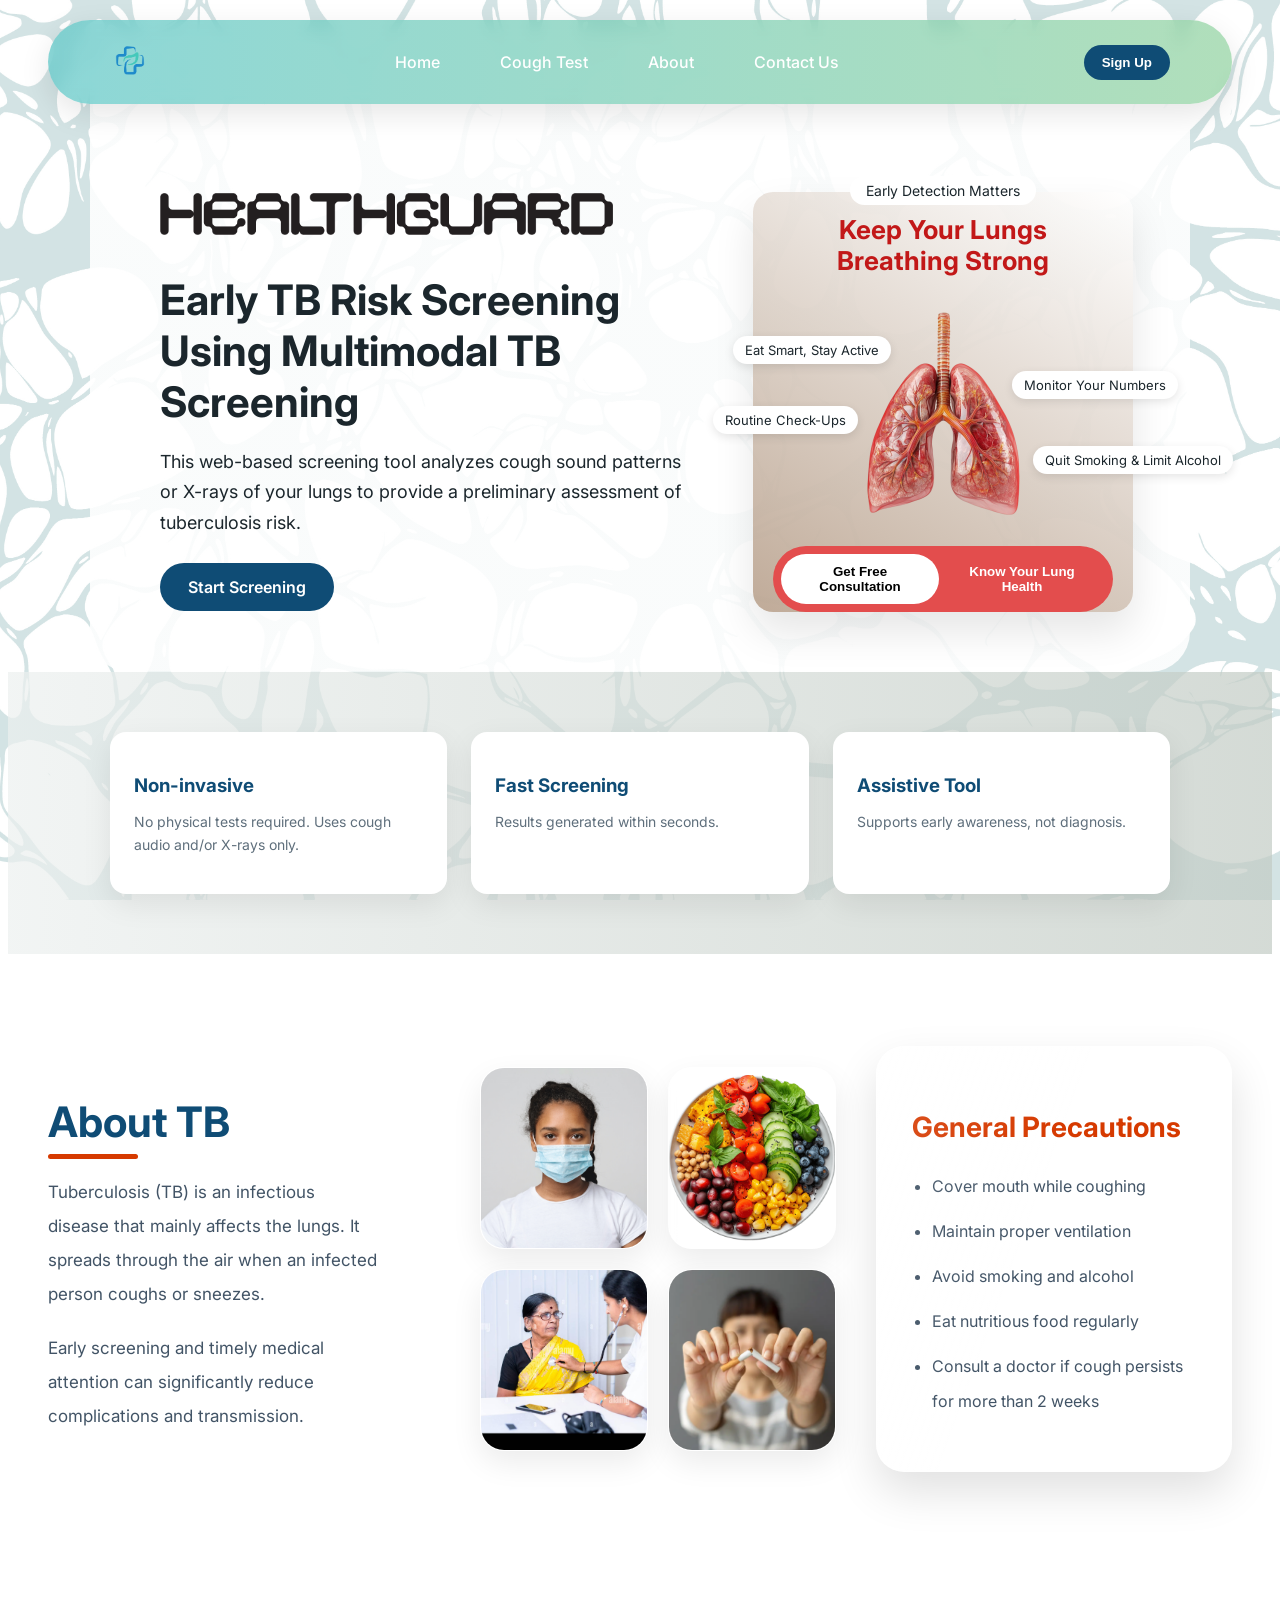
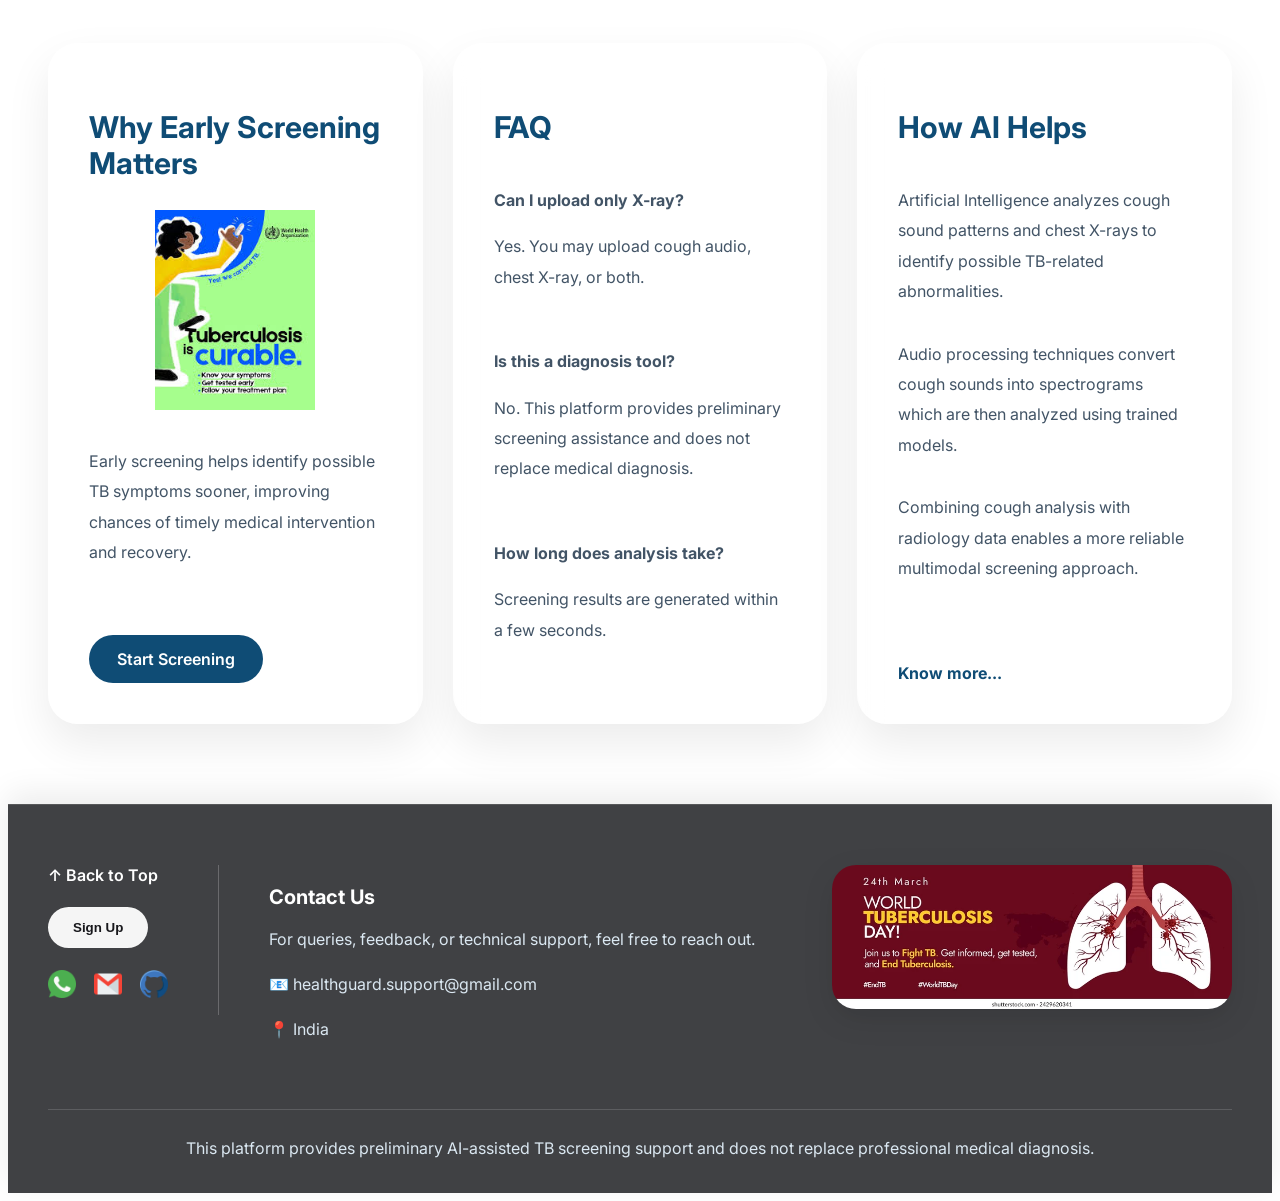
<file: index.html>
<!DOCTYPE html>
<html lang="en">

<head>
    <meta charset="UTF-8">
<meta name="viewport"
    content="width=device-width, initial-scale=1.0">
    
    <title>TB Cough Screening</title>

    <link rel="stylesheet" href="style.css">
</head>

<body>

    <!-- =========================
         HEADER
    ========================= -->

    <div class="header">

        <div class="header-inner">

            <div class="logo">
                <img src="logo.png" alt="LOGO">
            </div>

            <div class="nav">
                <a href="#home">Home</a>
                <a href="test.html">Cough Test</a>
                <a href="#about">About</a>
                <a href="#contact">Contact Us</a>
            </div>

            <button class="sign-up" id="openSignup">
                Sign Up
            </button>

        </div>

    </div>



    <!-- =========================
         HERO SECTION
    ========================= -->

    <div class="page" id="home">

        <section class="hero">

            <!-- LEFT SIDE -->

            <div class="hero-left">

                <div class="typography">
                    <img src="typography.png"
                        alt="TB screening typography">
                </div>

                <h1>
                    Early TB Risk Screening
                    Using Multimodal TB Screening
                </h1>

                <p>
                    This web-based screening tool analyzes
                    cough sound patterns or X-rays of your lungs to provide a
                    preliminary assessment of
                    tuberculosis risk.
                </p>

                <div class="primary-btn-container">

                    <a href="test.html"
                        class="primary-btn">

                        Start Screening

                    </a>

                </div>

            </div>



            <!-- RIGHT SIDE -->

            <div class="lung-card">

                <div class="badge">
                    Early Detection Matters
                </div>

                <h2 class="lung-title">

                    Keep Your Lungs
                    <br>
                    Breathing Strong

                </h2>

                <div class="lung-container">

                    <img src="lungs_png.png"
                        class="lung">

                    <span class="tip left1">
                        Eat Smart, Stay Active
                    </span>

                    <span class="tip left2">
                        Routine Check-Ups
                    </span>

                    <span class="tip right1">
                        Monitor Your Numbers
                    </span>

                    <span class="tip right2">
                        Quit Smoking & Limit Alcohol
                    </span>

                </div>


                <div class="lung-cta">

                    <button class="btn-light">
                        Get Free Consultation
                    </button>

                    <button class="btn-main">
                        Know Your Lung Health
                    </button>

                </div>

            </div>

        </section>

    </div>



    <!-- =========================
         FEATURES SECTION
    ========================= -->

    <section class="features-section" id="about">

        <div class="card-grid">

            <div class="card">

                <h3>Non-invasive</h3>

                <p>
                    No physical tests required.
                    Uses cough audio and/or X-rays only.
                </p>

            </div>


            <div class="card">

                <h3>Fast Screening</h3>

                <p>
                    Results generated within seconds.
                </p>

            </div>


            <div class="card">

                <h3>Assistive Tool</h3>

                <p>
                    Supports early awareness,
                    not diagnosis.
                </p>

            </div>

        </div>

    </section>



    <!-- =========================
         HOW IT WORKS
    ========================= -->


<!-- =========================
     ABOUT TB SECTION
========================= -->

<section class="about-tb-section">

    <div class="about-tb-container">


        <!-- LEFT -->

        <div class="about-tb-left">

            <h2>About TB</h2>

            <p>

                Tuberculosis (TB) is an infectious
                disease that mainly affects the lungs.
                It spreads through the air when an
                infected person coughs or sneezes.

            </p>

            <p>

                Early screening and timely medical
                attention can significantly reduce
                complications and transmission.

            </p>

        </div>



        <!-- CENTER -->

<!-- CENTER IMAGE GRID -->

<div class="about-tb-image-grid">

    <div class="tb-image-card">
        <img src="mask.jpg" alt="Wear Mask">
    </div>

    <div class="tb-image-card">
        <img src="healthy-food.jpg" alt="Healthy Food">
    </div>

    <div class="tb-image-card">
        <img src="doctor.jpg" alt="Doctor Checkup">
    </div>

    <div class="tb-image-card">
        <img src="ventilation.jpg" alt="Ventilation">
    </div>

</div>


        <!-- RIGHT -->

        <div class="about-tb-right">

            <h3>General Precautions</h3>

            <ul>

                <li>
                    Cover mouth while coughing
                </li>

                <li>
                    Maintain proper ventilation
                </li>

                <li>
                    Avoid smoking and alcohol
                </li>

                <li>
                    Eat nutritious food regularly
                </li>

                <li>
                    Consult a doctor if cough
                    persists for more than 2 weeks
                </li>

            </ul>

        </div>

    </div>

</section>

<!-- =========================
     INFO SECTION
========================= -->

<section class="info-section">

    <div class="info-container">


        <!-- CARD 1 -->

        <div class="info-card">

            <h2>
                Why Early Screening Matters
            </h2>


            <img
                src="early-screening.png"
                alt="Early Screening"
                class="screening-illustration">


            <p>

                Early screening helps identify
                possible TB symptoms sooner,
                improving chances of timely
                medical intervention
                and recovery.

            </p>


            <a href="test.html"
                class="primary-btn">

                Start Screening

            </a>

        </div>



        <!-- CARD 2 -->

        <div class="info-card">

            <h2>FAQ</h2>


            <div class="faq-item">

                <p class="faq-question">

                    Can I upload only X-ray?

                </p>

                <p class="faq-answer">

                    Yes. You may upload
                    cough audio,
                    chest X-ray,
                    or both.

                </p>

            </div>



            <div class="faq-item">

                <p class="faq-question">

                    Is this a diagnosis tool?

                </p>

                <p class="faq-answer">

                    No. This platform provides
                    preliminary screening assistance
                    and does not replace
                    medical diagnosis.

                </p>

            </div>



            <div class="faq-item">

                <p class="faq-question">

                    How long does analysis take?

                </p>

                <p class="faq-answer">

                    Screening results are generated
                    within a few seconds.

                </p>

            </div>

        </div>



        <!-- CARD 3 -->

        <div class="info-card">

            <h2>
                How AI Helps
            </h2>


            <p>

                Artificial Intelligence analyzes
                cough sound patterns and chest
                X-rays to identify possible
                TB-related abnormalities.

            </p>


            <p>

                Audio processing techniques
                convert cough sounds into
                spectrograms which are then
                analyzed using trained models.

            </p>


            <p>

                Combining cough analysis
                with radiology data enables
                a more reliable multimodal
                screening approach.

            </p>

<a href="https://scholar.google.com/scholar?q=AI+for+Tuberculosis+Detection"
    target="_blank"
    class="know-more-link">

    Know more...

</a>
        </div>

    </div>

</section>

    <!-- =========================
         SIGNUP MODAL
    ========================= -->

    <div class="signup-modal" id="signupModal">

        <div class="signup-box">

            <button class="close-btn"
                id="closeSignup">

                ×

            </button>


            <h2>Patient Registration</h2>


            <form id="signupForm">

                <input
                    type="text"
                    id="name"
                    placeholder="Full Name"
                    required>


                <input
                    type="tel"
                    id="phone"
                    placeholder="Phone Number"
                    required>


                <input
                    type="number"
                    id="age"
                    placeholder="Age"
                    required>


                <select id="gender" required>

                    <option value="">
                        Select Gender
                    </option>

                    <option value="Male">
                        Male
                    </option>

                    <option value="Female">
                        Female
                    </option>

                    <option value="Other">
                        Other
                    </option>

                </select>


                <input
                    type="number"
                    id="height"
                    placeholder="Height (cm)"
                    required>


                <input
                    type="number"
                    id="weight"
                    placeholder="Weight (kg)"
                    required>


                <button
                    type="submit"
                    class="signup-submit">

                    Register

                </button>

            </form>

        </div>

    </div>



<!-- =========================
     FOOTER
========================= -->

<footer class="footer" id="contact">

    <div class="footer-inner">


        <!-- TOP ROW -->

        <div class="footer-top">


            <!-- LEFT -->

            <div class="footer-left">


                <!-- BACK TO TOP -->

                <a href="#home"
                    class="back-to-top">

                    ↑ Back to Top

                </a>


                <!-- SIGN UP -->

                <button class="footer-signup"
                    onclick="openSignupModal()">

                    Sign Up

                </button>


<!-- SOCIALS -->

<div class="social-icons">

    <!-- WHATSAPP -->

    <a href="https://wa.me/91YOURNUMBER"
        target="_blank">

        <img src="whatsapp.png"
            alt="Whatsapp">

    </a>


    <!-- GMAIL -->

    <a href="mailto:healthguard.support@gmail.com">

        <img src="gmail.png"
            alt="Gmail">

    </a>


    <!-- GITHUB -->

    <a href="https://github.com/aditiciaorasia/tb-cough-screening"
        target="_blank">

        <img src="github.png"
            alt="GitHub">

    </a>

</div>
            </div>



            <!-- DIVIDER -->

            <div class="footer-divider"></div>



            <!-- RIGHT -->

            <div class="footer-right">


                <!-- CONTACT -->

                <div class="footer-contact">

                    <h3>Contact Us</h3>

                    <p>

                        For queries, feedback,
                        or technical support,
                        feel free to reach out.

                    </p>


                    <p>

                        📧 healthguard.support@gmail.com

                    </p>

                    <p>

                        📍 India

                    </p>

                </div>



                <!-- IMAGE -->

                <img
                    src="world-tb-day.png"
                    alt="World Tuberculosis Day"
                    class="footer-tb-image">

            </div>

        </div>



        <!-- DISCLAIMER -->

        <div class="footer-bottom">

            This platform provides preliminary
            AI-assisted TB screening support
            and does not replace
            professional medical diagnosis.

        </div>

    </div>

</footer>

    <script src="script.js"></script>

</body>

</html>
</file>
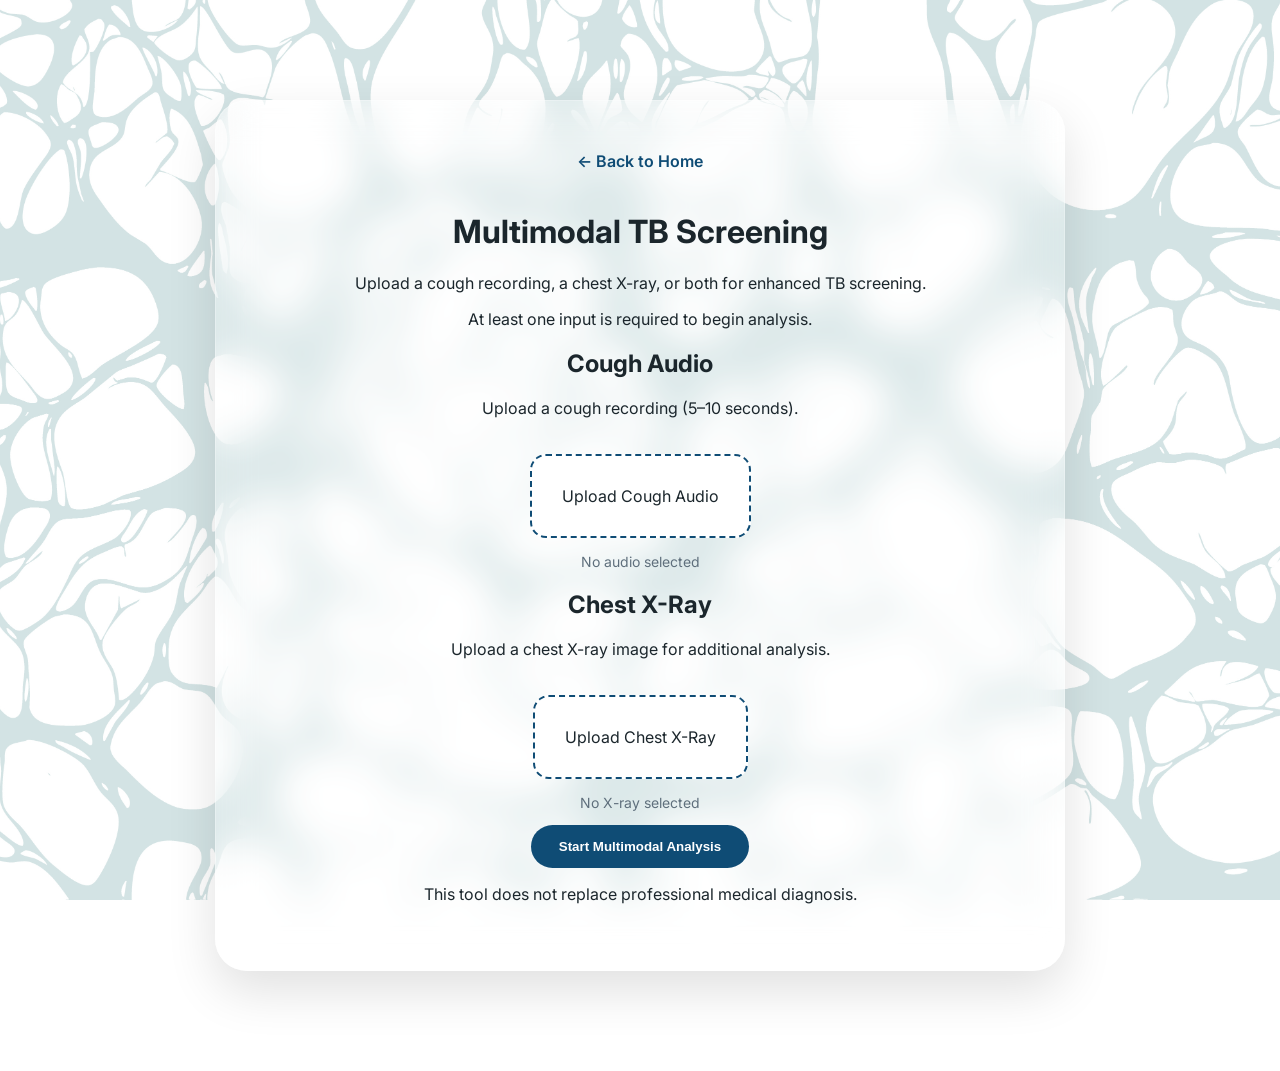
<file: result.html>
<!DOCTYPE html>
<html lang="en">

<head>

    <meta charset="UTF-8">

    <meta name="viewport"
        content="width=device-width, initial-scale=1.0">

    <title>Screening Result</title>

    <link rel="stylesheet" href="style.css">

</head>

<body>



    <div class="test-box">

        <!-- Back Button -->

        <a href="test.html"
            class="back-link">

            ← Back to Test

        </a>



        <!-- Heading -->

        <h1>Screening Result</h1>



        <!-- Risk Badge -->

        <div id="riskBadge"
            class="result-badge low">

            Low Risk

        </div>



        <!-- Confidence Score -->

        <div class="confidence-box">

            Confidence Score:
            <span id="confidence">

                82%

            </span>

        </div>



        <!-- INPUTS USED -->

        <div class="inputs-used">

            <h3>Inputs Used</h3>

            <div class="input-tags"
                id="inputTags">

            </div>

        </div>



        <!-- Result Message -->

        <p id="message">

            Based on the cough analysis,
            the result indicates a lower risk.

        </p>



        <!-- Recommendation Card -->

        <div class="recommendation-card">

            <h3>Recommended Action</h3>

            <ul>

                <li>
                    Maintain healthy lifestyle habits
                </li>

                <li>
                    Monitor symptoms if persistent
                </li>

                <li>
                    Consult a healthcare professional
                    if cough continues
                </li>

            </ul>

        </div>



        <!-- Footer Note -->

        <p class="footer-note">

            Please consult a healthcare professional
            for confirmation.

        </p>



        <!-- Test Again -->

        <a href="test.html"
            class="primary-btn">

            Test Again

        </a>

    </div>





    <script>

        const data =
            JSON.parse(
                localStorage.getItem("tb_result")
            );


        // Redirect if no result exists

        if (!data) {

            window.location.href =
                "test.html";

        }



        // Update result dynamically

        if (data) {

            const badge =
                document.getElementById("riskBadge");

            const message =
                document.getElementById("message");

            const confidence =
                document.getElementById("confidence");

            const inputTags =
                document.getElementById("inputTags");



            // Risk badge

            badge.innerText =
                data.risk + " Risk";


            // Message

            message.innerText =
                data.message;


            // Confidence

            confidence.innerText =
                data.confidence;



            // Remove old classes

            badge.classList.remove(
                "low",
                "medium",
                "high"
            );



            // Add correct class

            const riskLevel =
                data.risk.toLowerCase();

            badge.classList.add(riskLevel);



            /* INPUT TAGS */

            if (data.inputsUsed) {

                data.inputsUsed.forEach(input => {

                    const tag =
                        document.createElement("div");

                    tag.classList.add("input-tag");

                    tag.innerText =
                        "✓ " + input;

                    inputTags.appendChild(tag);

                });

            }

        }

    </script>

</body>

</html>
</file>
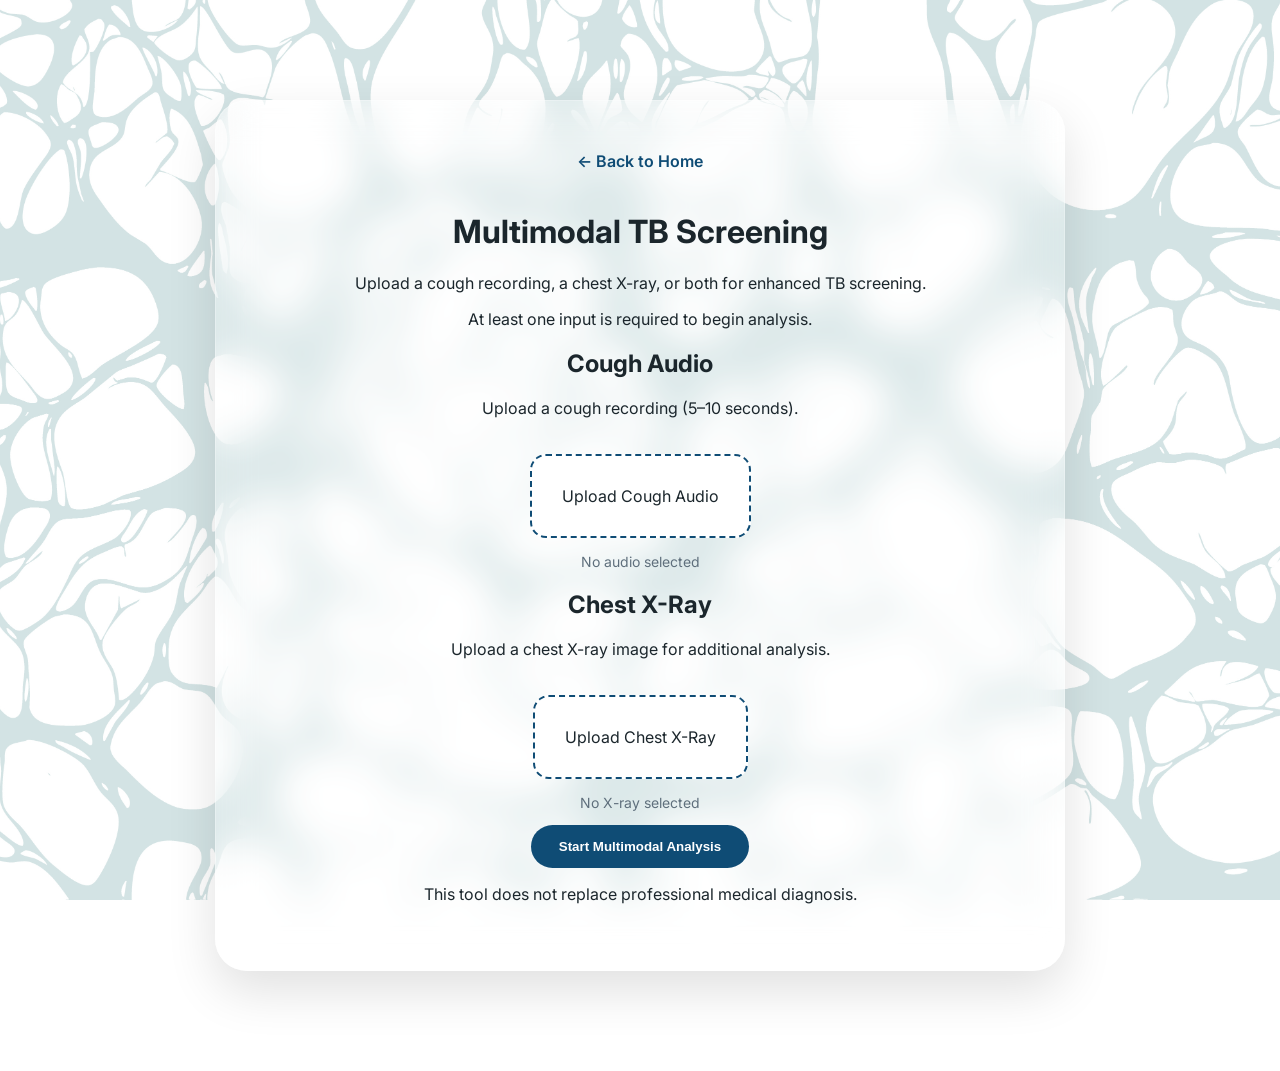
<file: test.html>
<!DOCTYPE html>
<html lang="en">

<head>

    <meta charset="UTF-8">

    <meta name="viewport"
        content="width=device-width, initial-scale=1.0">

    <title>Multimodal TB Screening</title>

    <link rel="stylesheet" href="style.css">

</head>

<body>



    <div class="test-box">

        <!-- Back -->

        <a href="index.html"
            class="back-link">

            ← Back to Home

        </a>



        <!-- Heading -->

        <h1>Multimodal TB Screening</h1>



        <!-- Description -->

        <p class="screening-description">

            Upload a cough recording,
            a chest X-ray,
            or both for enhanced TB screening.

        </p>



        <!-- Note -->

        <div class="screening-note">

            At least one input is required
            to begin analysis.

        </div>




        <!-- =========================
             MULTIMODAL INPUTS
        ========================= -->

        <div class="multi-input-container">



            <!-- COUGH CARD -->

            <div class="input-card">

                <h2>Cough Audio</h2>

                <p>

                    Upload a cough recording
                    (5–10 seconds).

                </p>


                <label for="audioUpload"
                    class="upload-box">

                    Upload Cough Audio

                </label>


                <input
                    type="file"
                    id="audioUpload"
                    accept=".wav,.mp3">


                <p id="fileName"
                    class="file-name">

                    No audio selected

                </p>

            </div>



            <!-- XRAY CARD -->

            <div class="input-card">

                <h2>Chest X-Ray</h2>

                <p>

                    Upload a chest X-ray
                    image for additional analysis.

                </p>


                <label for="xrayUpload"
                    class="upload-box">

                    Upload Chest X-Ray

                </label>


                <input
                    type="file"
                    id="xrayUpload"
                    accept=".jpg,.jpeg,.png">


                <p id="xrayFileName"
                    class="file-name">

                    No X-ray selected

                </p>

            </div>

        </div>



        <!-- Analyze Button -->

        <button
            class="primary-btn"
            id="analyzeBtn"
            onclick="sendAudio()">

            Start Multimodal Analysis

        </button>



        <!-- Footer -->

        <p class="footer-note">

            This tool does not replace
            professional medical diagnosis.

        </p>

    </div>



    <script src="script.js"></script>

</body>

</html>
</file>
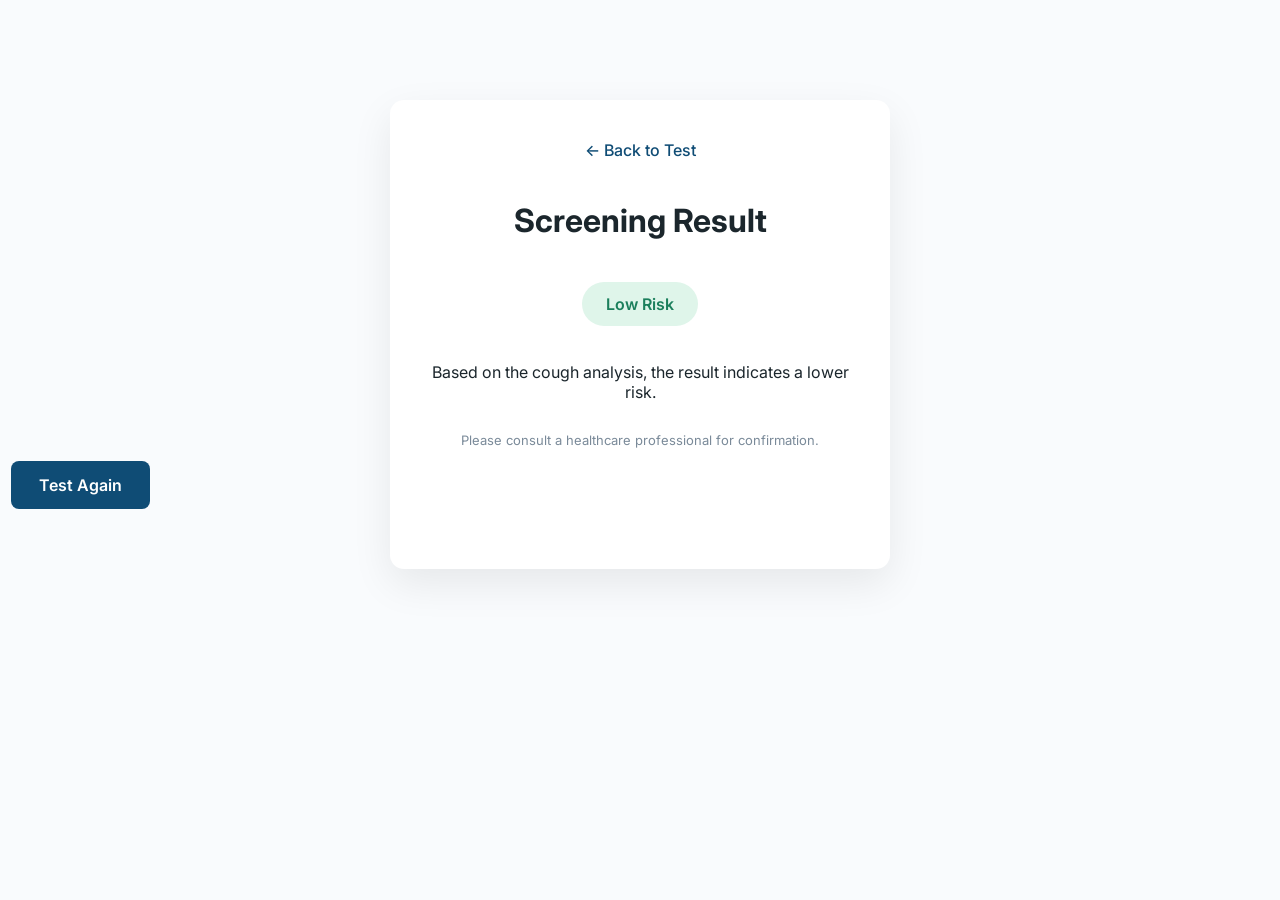
<file: tb-cough-screening/result.html>
<!DOCTYPE html>
<html lang="en">
<head>
    <meta charset="UTF-8">
    <title>Screening Result</title>
    <meta name="viewport" content="width=device-width, initial-scale=1.0">
    <link rel="stylesheet" href="style.css">
</head>
<body>

    <div class="test-box">

    <a href="test.html" class="back-link">← Back to Test</a>

    <h1>Screening Result</h1>

    <div id="riskBadge" class="result-badge low">
        Low Risk
    </div>

    <p id="message">
        Based on the cough analysis, the result indicates a lower risk.
    </p>

    <p class="footer-note">
        Please consult a healthcare professional for confirmation.
    </p>

    <a href="test.html" class="primary-btn">Test Again</a>
</div>

<script>
    const data = JSON.parse(localStorage.getItem("tb_result"));
    if (data) {
        document.getElementById("riskBadge").innerText = data.risk + " Risk";
        document.getElementById("message").innerText = data.message;
    }
</script>

</body>
</html>
</file>
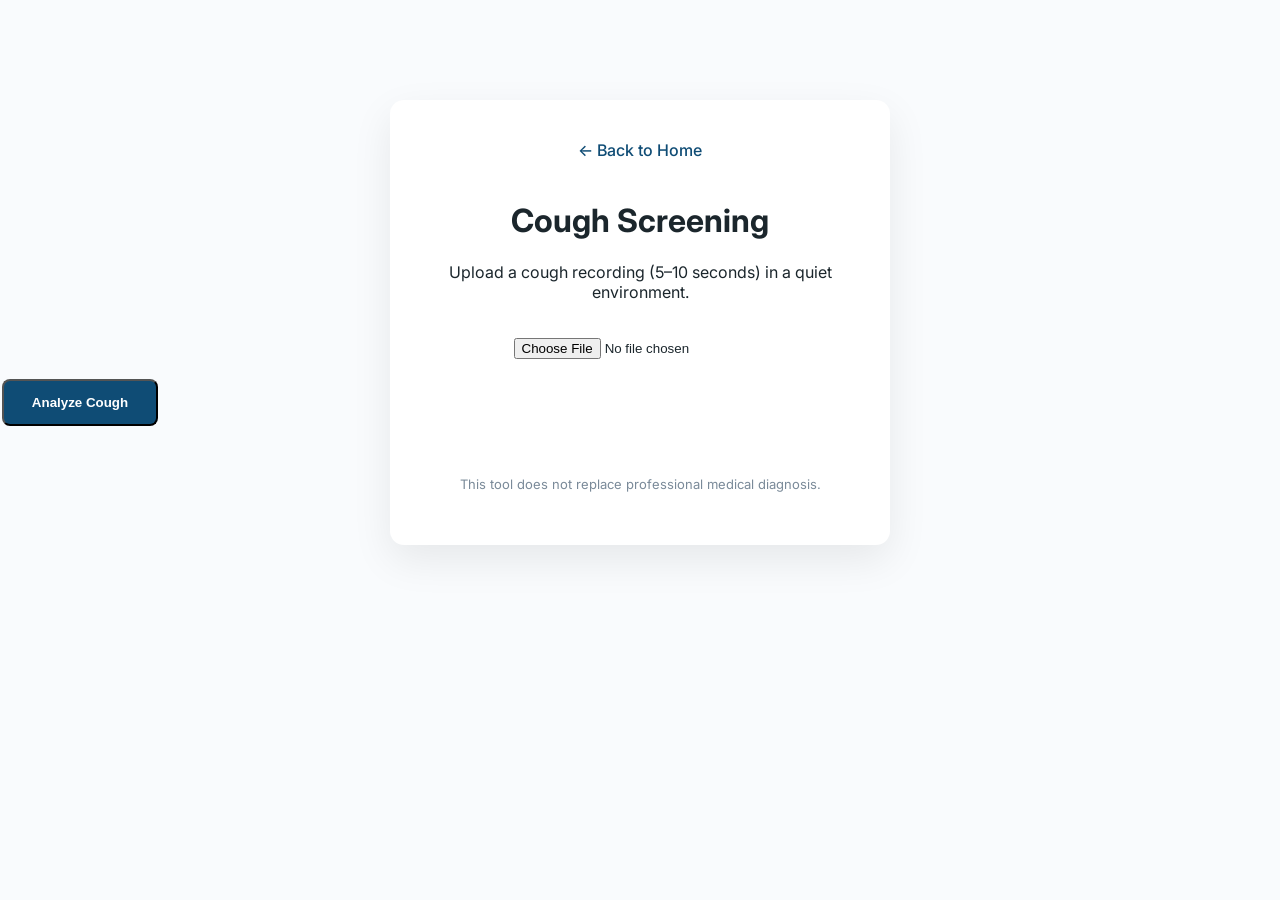
<file: tb-cough-screening/test.html>
<!DOCTYPE html>
<html lang="en">
<head>
    <meta charset="UTF-8">
    <title>Cough Test</title>
    <meta name="viewport" content="width=device-width, initial-scale=1.0">
    <link rel="stylesheet" href="style.css">
</head>
<body>

    <div class="test-box">

    <a href="index.html" class="back-link">← Back to Home</a>

    <h1>Cough Screening</h1>

    <p>
        Upload a cough recording (5–10 seconds) in a quiet environment.
    </p>

    <input type="file" accept=".wav,.mp3">

    <br><br>

    <button class="primary-btn" onclick="sendAudio()">
        Analyze Cough
    </button>

    <p class="footer-note">
        This tool does not replace professional medical diagnosis.
    </p>
</div>

<script src="script.js"></script>


</body>
</html>
</file>
<file: style.css>
@import url('https://fonts.googleapis.com/css2?family=Inter:wght@400;500;600;700&display=swap');


/* =========================
   RESET
========================= */

* {
    box-sizing: border-box;
    
}

html {
    scroll-behavior: smooth;
}

body {

    font-family: 'Inter', sans-serif;

    color: #1b262c;

    overflow-x: hidden;

    background-image:
        linear-gradient(
            rgba(255,255,255,0.82),
            rgba(255,255,255,0.82)
        ),
        url("tb-bg.jpg");

    background-size: cover;

    background-position: center;

    background-attachment: fixed;
}

/* =========================
   VARIABLES
========================= */

:root {

    --primary: #0f4c75;

    --secondary: #d63a00;

    --light-bg: #f4f8fb;

    --text: #1b262c;

    --shadow:
        0 10px 30px rgba(0,0,0,0.08);

}



/* =========================
   PAGE
========================= */

.page {

    margin-top: -60px;

    padding-top: 100px;

    position: relative;

    z-index: 1;

    max-width: 1100px;

    margin-left: auto;

    margin-right: auto;

    padding-left: 20px;

    padding-right: 20px;

    background-image:
        linear-gradient(
            rgba(255,255,255,0.88),
            rgba(255,255,255,0.88)
        );

    background-size: cover;

    background-position: center;

    border-radius: 40px;
}

.bg {
    width: 380px;
    height: 380px;
    background-color: blue;
    border-radius: 6px;
}






/* =========================
   HEADER
========================= */

.header{
    position: sticky;
    top: 20px;

    width: calc(100% - 80px);
    margin: 0 auto;

    border-radius: 60px;

    background: linear-gradient(
        90deg,
        rgba(92,198,198,0.7),
        rgba(143,209,158,0.7)
    );

    backdrop-filter: blur(8px);

    box-shadow: 0 10px 30px rgba(0,0,0,0.1);

    z-index: 1000;
}


/* Centered content inside header */
.header-inner {
    max-width: 1100px;
    margin: auto;
    padding: 20px;

    display: grid;
    grid-template-columns: auto 1fr auto;
    align-items: center;
}


.logo img{
    height: 40px;
    
}

.nav {
    display: flex;
    flex-direction: row;
    gap: 60px;
    justify-self: center;
}

.nav a {
    text-decoration: none;
    font-weight: 500;
    color: #ffffff;
    transition: transform 0.2s ease, color 0.2s ease;

}

/* NAV HOVER */

.nav a:hover {

    color: black;
}



/* =========================
   BUTTONS
========================= */

.sign-up {

    padding: 10px 18px;

    border-radius: 50px;

    border: none;

    background-color: var(--primary);

    color: white;

    font-weight: 600;

    cursor: pointer;

    transition: 0.25s ease;
}

.sign-up:hover {

    transform: translateY(-2px);
}


.primary-btn {

    display: inline-block;

    padding: 14px 28px;

    background-color: var(--primary);

    color: white;

    text-decoration: none;

    border: none;

    border-radius: 50px;

    font-weight: 600;

    cursor: pointer;

    transition: 0.25s ease;
}

.primary-btn:hover {

    transform: translateY(-2px);

    background: #136192;
}



/* =========================
   HERO
========================= */

.hero {

    display: grid;

    grid-template-columns: 1.4fr 1fr;

    align-items: center;

    gap: 60px;

    padding: 60px 0;
}


.hero-left {

    padding-left: 50px;
}


.typography img {

    height: 42px;
}


.hero-left h1 {

    font-size: 42px;

    margin-bottom: 20px;
}


.hero-left p {

    font-size: 18px;

    line-height: 1.7;

    margin-bottom: 24px;
}



/* =========================
   LUNG CARD
========================= */

.lung-card {

    width: 100%;

    max-width: 380px;

    background: linear-gradient(
        30deg,
        rgba(165,135,109,0.7),
        rgba(255,255,255,0.7)
    );

    border-radius: 20px;

    padding: 0 20px;

    position: relative;

    text-align: center;

    box-shadow: 0 20px 40px rgba(0,0,0,0.1);
}


.badge {

    position: absolute;

    top: -16px;

    left: 50%;

    transform: translateX(-50%);

    background: white;

    padding: 6px 16px;

    border-radius: 20px;

    font-size: 14px;
}


.lung-title {

    color: #c21818;

    font-size: 26px;

    margin-bottom: 20px;
}


.lung-container {

    position: relative;

    display: flex;

    justify-content: center;
}


.lung {

    width: 250px;

    transition: transform 0.25s ease;
}

.lung:hover {

    transform: scale(1.02);
}


.tip {

    position: absolute;

    background: white;

    padding: 6px 12px;

    border-radius: 20px;

    font-size: 13px;

    box-shadow: 0 3px 10px rgba(0,0,0,0.1);

    transition: 0.25s ease;
}


.tip:hover {

    transform: scale(1.03);

    box-shadow: 0 6px 16px rgba(0,0,0,0.15);
}


.left1 {
    left: -40px;
    top: 40px;
}

.left2 {
    left: -60px;
    top: 110px;
}

.right1 {
    right: -65px;
    top: 75px;
}

.right2 {
    right: -120px;
    top: 150px;
}


.lung-cta {

    margin-top: 0;

    background: #e34d4d;

    border-radius: 40px;

    padding: 8px;

    display: flex;

    justify-content: space-between;
}


.btn-light {

    background: white;

    border: none;

    padding: 10px 18px;

    border-radius: 25px;

    font-weight: 600;
}


.btn-main {

    background: transparent;

    border: none;

    color: white;

    padding: 10px 18px;

    font-weight: 600;
}



/* =========================
   FEATURES
========================= */

.features-section {

    width: 100%;

    background: linear-gradient(
        90deg,
        rgba(236, 240, 239, 0.7),
        rgba(194, 203, 196, 0.7)
    );

    padding: 60px 0;
}


.card-grid {

    max-width: 1100px;

    margin: auto;

    display: grid;

    grid-template-columns: repeat(3, 1fr);

    gap: 24px;

    padding: 0 20px;
}


.card {

    background: white;

    padding: 24px;

    border-radius: 16px;

    box-shadow: var(--shadow);

    transition:
        transform 0.35s ease,
        box-shadow 0.35s ease;

    position: relative;

    overflow: hidden;
}


.card:hover {

    transform:
        translateY(-3px)
        scale(1);

    box-shadow:
        0 20px 45px rgba(0,0,0,0.12);
}

.card h3 {

    margin-bottom: 10px;

    color: var(--primary);
}


.card p {

    font-size: 14px;

    color: #5f6f7c;

    line-height: 1.6;
}




/* =========================
   TEST PAGE
========================= */

.test-box {

    max-width: 850px;

    margin: 100px auto;

    padding: 50px;

    border-radius: 32px;

    background:
        rgba(255,255,255,0.22);

    backdrop-filter: blur(18px);

    -webkit-backdrop-filter: blur(18px);

    border:
        1px solid rgba(255,255,255,0.25);

    box-shadow:
        0 20px 50px rgba(0,0,0,0.12);

    text-align: center;
}

.back-link {

    display: inline-block;

    margin-bottom: 20px;

    color: var(--primary);

    text-decoration: none;

    font-weight: 600;
}



/* =========================
   CUSTOM FILE INPUT
========================= */

input[type="file"] {

    display: none;
}


.upload-box {

    display: inline-block;

    padding: 30px;

    border: 2px dashed var(--primary);

    border-radius: 16px;

    cursor: pointer;

    margin-top: 20px;

    transition: 0.25s ease;

    background: white;
}


.upload-box:hover {

    background: rgba(15,76,117,0.05);

    transform: translateY(-2px);
}


.file-name {

    margin-top: 15px;

    font-size: 14px;

    color: #5f6f7c;
}




/* =========================
   RESULT
========================= */

.result-badge {

    display: inline-block;

    padding: 12px 24px;

    border-radius: 30px;

    font-weight: 600;

    margin: 20px 0;
}


.result-badge.low {

    background-color: #d4edda;

    color: #155724;
}


.result-badge.medium {

    background-color: #fff3cd;

    color: #856404;
}


.result-badge.high {

    background-color: #f8d7da;

    color: #721c24;
}


.confidence-box {

    margin: 20px auto;

    background: #f4f8fb;

    padding: 16px;

    border-radius: 14px;

    width: fit-content;

    font-weight: 600;
}


.recommendation-card {

    margin-top: 30px;

    text-align: left;

    background: white;

    padding: 24px;

    border-radius: 16px;

    box-shadow: var(--shadow);
}


.recommendation-card h3 {

    margin-bottom: 14px;

    color: var(--primary);
}


.recommendation-card ul {

    padding-left: 20px;

    line-height: 1.8;
}




/* =========================
   SIGNUP MODAL
========================= */


.signup-modal {

    position: fixed;

    inset: 0;

    background: rgba(0,0,0,0.45);

    backdrop-filter: blur(10px);

    -webkit-backdrop-filter: blur(10px);

    display: flex;

    justify-content: center;

    align-items: center;

    opacity: 0;

    visibility: hidden;

    transition: 0.3s ease;

    z-index: 2000;
}


.signup-modal.active {

    opacity: 1;

    visibility: visible;
}


.signup-box {

    width: 90%;

    max-width: 430px;

    padding: 35px;

    border-radius: 30px;

    background: linear-gradient(
        135deg,
        rgba(255,255,255,0.22),
        rgba(255,255,255,0.08)
    );

    backdrop-filter: blur(18px);

    -webkit-backdrop-filter: blur(18px);

    border: 1px solid rgba(255,255,255,0.2);

    box-shadow:
        0 20px 50px rgba(0,0,0,0.15);

    position: relative;

    animation: popup 0.35s ease;
}


@keyframes popup {

    from {

        transform: scale(0.9);

        opacity: 0;
    }

    to {

        transform: scale(1);

        opacity: 1;
    }
}


.signup-box h2 {

    text-align: center;

    margin-bottom: 25px;

    color: var(--primary);
}


.signup-box input,
.signup-box select {

    width: 100%;

    padding: 14px 16px;

    margin-bottom: 16px;

    border: none;

    border-radius: 14px;

    background: rgba(255,255,255,0.75);

    font-size: 15px;

    outline: none;
}


.signup-submit {

    width: 100%;

    padding: 14px;

    border: none;

    border-radius: 50px;

    background: var(--primary);

    color: white;

    font-weight: 600;

    font-size: 15px;

    cursor: pointer;

    transition: 0.25s ease;
}


.signup-submit:hover {

    transform: translateY(-2px);

    background: #136192;
}


.close-btn {

    position: absolute;

    top: 15px;

    right: 18px;

    border: none;

    background: transparent;

    font-size: 28px;

    cursor: pointer;

    color: var(--primary);
}



/* =========================
   ABOUT TB SECTION
========================= */

.about-tb-section {

    padding: 70px 40px;

    position: relative;

    overflow: hidden;
}

/* MAIN CONTAINER */

.about-tb-container {

    max-width: 1300px;

    margin: auto;

    display: grid;

    grid-template-columns: 1.1fr 1fr 1fr;

    align-items: center;

gap: 40px;
    position: relative;

    z-index: 2;
}

/* LEFT SIDE */

/* LEFT WHITE PANEL */

.about-tb-left {

    position: relative;

    padding: 40px 60px 40px 0;

    z-index: 2;
}

/* LARGE WHITE LEFT PANEL */

.about-tb-section::before {

    content: "";

    position: absolute;

    top: 0;

    left: 0;

    width: 42%;

    height: 100%;

    background: white;

    z-index: 1;
}

.about-tb-left h2 {

    font-size: 42px;
    line-height: 1.1;

    margin-bottom: 30px;

    color: #0f4c75;

    position: relative;
}


/* Decorative line */

.about-tb-left h2::after {

    content: "";

    width: 90px;

    height: 5px;

    background: #d63a00;

    border-radius: 20px;

    position: absolute;

    left: 0;

    bottom: -14px;
}


.about-tb-left p {

    font-size: 17px;

    line-height: 2;

    margin-bottom: 20px;

    color: #425466;
}



/* CENTER IMAGE */

/* =========================
   TB IMAGE GRID
========================= */

.about-tb-image-grid {

    display: grid;

    grid-template-columns: repeat(2, 1fr);

    gap: 20px;

    align-items: center;
}


.tb-image-card {

    background:
        rgba(255,255,255,0.14);

    backdrop-filter: blur(10px);

    -webkit-backdrop-filter: blur(10px);

    border:
        1px solid rgba(255,255,255,0.2);

    border-radius: 24px;

    overflow: hidden;

    box-shadow:
        0 12px 30px rgba(0,0,0,0.08);

    transition: 0.35s ease;
}


.tb-image-card:hover {

    transform:
        translateY(-6px)
        scale(1.03);
}


.tb-image-card img {

    width: 100%;

    height: 180px;

    object-fit: cover;

    display: block;
}


/* RIGHT CARD */

.about-tb-right {

    background:
        rgba(255,255,255,0.18);

    backdrop-filter: blur(18px);

    -webkit-backdrop-filter: blur(18px);

    padding: 35px;

    border-radius: 28px;

    border:
        1px solid rgba(255,255,255,0.25);

    box-shadow:
        0 20px 45px rgba(0,0,0,0.12);

    position: relative;

    overflow: hidden;
}

/* subtle glass highlight */

.about-tb-right::before {

    content: "";

    position: absolute;

    top: 0;

    left: -40%;

    width: 80%;

    height: 100%;

    background:
        linear-gradient(
            to right,
            rgba(255,255,255,0.18),
            transparent
        );

    transform: skewX(-20deg);
}

.about-tb-right h3 {

    font-size: 28px;

    margin-bottom: 25px;

    color: #d63a00;
}


.about-tb-right ul {

    padding-left: 20px;

    line-height: 2.2;

    color: #425466;
}


.about-tb-right li {

    margin-bottom: 10px;
}


/* =========================
   INPUTS USED
========================= */

.inputs-used {

    margin-top: 30px;
}


.inputs-used h3 {

    margin-bottom: 16px;

    color: #0f4c75;
}


.input-tags {

    display: flex;

    justify-content: center;

    gap: 12px;

    flex-wrap: wrap;
}


.input-tag {

    padding: 10px 18px;

    border-radius: 30px;

    background:
        rgba(15,76,117,0.08);

    color: #0f4c75;

    font-weight: 500;

    font-size: 14px;
}

/* =========================
   INFO SECTION
========================= */

.info-section {

    padding: 80px 40px;
}


.info-container {

    max-width: 1200px;

    margin: auto;

    display: grid;

    grid-template-columns: repeat(3, 1fr);

    gap: 30px;
}


.info-card {

    background:
        rgba(255,255,255,0.18);

    backdrop-filter: blur(18px);

    -webkit-backdrop-filter: blur(18px);

    padding: 40px;

    border-radius: 30px;

    border:
        1px solid rgba(255,255,255,0.25);

    box-shadow:
        0 20px 45px rgba(0,0,0,0.08);

    transition: 0.3s ease;

    min-height: 620px;

    display: flex;

    flex-direction: column;
}


.info-card:hover {

    transform:
        translateY(-8px);
}


.info-card h2 {

    margin-bottom: 24px;

    color: #0f4c75;

    font-size: 30px;
}


.info-card p {

    line-height: 1.9;

    color: #425466;
}


.info-card .primary-btn {

    margin-top: auto;

    align-self: flex-start;
}

.info-card:hover {

    transform:
        translateY(-8px);
}


/* Equal spacing inside cards */

.info-card h2 {

    margin-bottom: 24px;

    color: #0f4c75;

    font-size: 30px;
}


.info-card p {

    line-height: 1.9;

    color: #425466;
}


.info-card .primary-btn {

    margin-top: auto;

    align-self: flex-start;
}

/* =========================
   SCREENING IMAGE
========================= */

.screening-illustration {

    width: 100%;

    max-width: 220px;

    height: auto;

    margin: 0 auto 25px;

    display: block;

    object-fit: contain;
}


/* RESPONSIVE */

@media (max-width: 900px) {

    .info-container {

        grid-template-columns: 1fr;
    }

}

/* =========================
   FAQ
========================= */

.faq-item {

    margin-bottom: 22px;

    text-align: left;
}


.faq-question {

    font-weight: 700;

    color: #0f4c75;

    margin-bottom: 8px;
}


.faq-answer {

    line-height: 1.8;

    color: #425466;
}

/* KNOW MORE LINK */

.know-more-link {

    margin-top: auto;

    display: inline-block;

    text-decoration: none;

    color: #0f4c75;

    font-weight: 700;

    transition: 0.25s ease;
}


.know-more-link:hover {

    transform: translateX(4px);

    color: #d63a00;
}

/* =========================
   SCREENING ILLUSTRATION
========================= */

.screening-illustration {

    width: 100%;

    max-width: 160px;

    height: auto;

    margin: 5px auto 20px;

    display: block;

    object-fit: contain;
}

.screening-btn-container {

    margin-top: 25px;
}

/* =========================
   FOOTER
========================= */

.footer {

    width: 100%;

    padding: 60px 40px 30px;

    background:
        rgba(22, 24, 27, 0.82);

    backdrop-filter: blur(20px);

    -webkit-backdrop-filter: blur(20px);

    border-top:
        1px solid rgba(255,255,255,0.12);

    box-shadow:
        0 -10px 30px rgba(0,0,0,0.08);

    color: white;
}


.footer-inner {

    max-width: 1300px;

    margin: auto;
}



/* TOP */

.footer-top {

    display: flex;

    align-items: flex-start;

    gap: 50px;
}


/* LEFT */

.footer-left {

    display: flex;

    flex-direction: column;

    gap: 22px;
}

.footer-right {

    display: flex;

    align-items: flex-start;

    justify-content: space-between;

    width: 100%;
}


.back-to-top {

    color: white;

    text-decoration: none;

    font-weight: 600;

    transition: 0.25s ease;
}


.back-to-top:hover {

    transform: translateY(-2px);
}


.footer-signup {

    width: fit-content;

    padding: 12px 24px;

    border: none;

    border-radius: 40px;

    background:
        whitesmoke;

    backdrop-filter: blur(10px);

    -webkit-backdrop-filter: blur(10px);

    color: rgb(24, 24, 28);

    font-weight: 700;

    cursor: pointer;

    transition: 0.25s ease;

    border:
        1px solid rgba(255,255,255,0.2);
}


.footer-signup:hover {

    transform: translateY(-2px);

    background:
        rgba(255,255,255,0.28);
}



/* SOCIALS */

.social-icons {

    display: flex;

    gap: 18px;
}


.social-icons img {

    width: 28px;

    height: 28px;

    object-fit: contain;

    transition: 0.25s ease;
}


.social-icons img:hover {

    transform: scale(1.1);
}



/* RIGHT */

.footer-contact h3 {

    margin-bottom: 1px;

    font-size: 20px;

    color: white;
}


.footer-contact p {

    line-height: 1.8;

    color: #dbe8f2;
}



/* DIVIDER */

.footer-divider {

    width: 1px;

    min-height: 150px;

    background:
        rgba(255,255,255,0.22);
}



/* BOTTOM */

.footer-bottom {

    margin-top: 50px;

    padding-top: 24px;

    border-top:
        1px solid rgba(255,255,255,0.15);

    text-align: center;

    line-height: 1.8;

    color: #dbe8f2;
}

/* FOOTER IMAGE */

.footer-tb-image {

    width: 100%;

    max-width: 400px;

    border-radius: 24px;

    object-fit: cover;

    box-shadow:
        0 10px 30px rgba(0,0,0,0.12);

    transition: 0.3s ease;
}

.footer-tb-image {

    margin-left: auto;
}

.footer-tb-image:hover {

    transform:
        translateY(-4px)
        scale(1.02);
}



/* =========================
   MOBILE NAV
========================= */

.menu-toggle {

    display: none;

    background: none;

    border: none;

    font-size: 28px;

    color: #0f4c75;

    cursor: pointer;
}


.mobile-menu {

    display: none;
}



/* MOBILE */

@media screen and (max-width: 768px) {

    .desktop-nav,
    .desktop-signup {

        display: none;
    }


    .menu-toggle {

        display: block;
    }


    .mobile-menu {

        position: absolute;

        top: 80px;

        right: 20px;

        width: 220px;

        background:
            rgba(255,255,255,0.22);

        backdrop-filter: blur(20px);

        -webkit-backdrop-filter: blur(20px);

        border-radius: 24px;

        padding: 20px;

        display: none;

        flex-direction: column;

        gap: 18px;

        box-shadow:
            0 10px 30px rgba(0,0,0,0.08);

        z-index: 1000;
    }


    .mobile-menu.active {

        display: flex;
    }


    .mobile-menu a {

        text-decoration: none;

        color: #0f4c75;

        font-weight: 600;
    }


    .mobile-signup {

        padding: 10px 18px;

        border: none;

        border-radius: 30px;

        background: #0f4c75;

        color: white;

        cursor: pointer;
    }

}
</file>
<file: tb-cough-screening/style.css>
@import url('https://fonts.googleapis.com/css2?family=Inter:wght@400;500;600;700&display=swap');

* {
    box-sizing: border-box;
}

body {
    margin: 0;
    font-family: 'Inter', sans-serif;
    background-color: #f9fbfd;
    color: #1b262c;
}

/* Layout */
.page {
    margin-top: -60px;
    padding-top: 100px;
    position: relative;
    z-index: 1;
    max-width: 1100px;
    margin: auto;
    padding: 20px 20px;
    background-color: rgb(241, 241, 241);
}


/* Header */
.header {
    position: sticky;
    top: 0;
    z-index: 10;
    width: 100%;
    background-color: #CFAB8D;
    box-shadow: 0 20px 32px rgba(0, 0, 0, 0.10);

}

/* Centered content inside header */
.header-inner {
    max-width: 1100px;
    margin: auto;
    padding: 20px;
    
    display: flex;
    justify-content: right;
    align-items: center;
}

.logo img {
    height: 40px;
    width: auto;
    display: block;
    margin-top: -140px;
    margin-left: 20px;
}


.nav a {
    margin-left: 20px;
    text-decoration: none;
    font-weight: 500;
    color: #ffffff;
    transition: transform 0.2s ease, color 0.2s ease;

}

.nav a:hover {
    transform: scale(5.5);
    color: #000000;
}

/* Hero */
.hero {
    display: grid;
    grid-template-columns: 1.2fr 1fr;
    gap: 40px;
    align-items: center;
}

.hero h1 {
    font-size: 40px;
    margin-top: 110px;
    margin-bottom: 20px;
    margin-left: -580px;
    margin-right: 500px;
}

.hero p {
    font-size: 18px;
    line-height: 1.6;
    color: #4a5c6a;
    margin-bottom: 20px;
    margin-left: -580px;
    margin-right: 540px;
}

.primary-btn {
    display: inline-block;
    margin-bottom: 20px;
    margin-left: -580px;
    margin-right: 540px;
    padding: 14px 28px;
    background-color: #0f4c75;
    color: white;
    text-decoration: none;
    border-radius: 8px;
    font-weight: 600;
}

/* Cards */
.card-grid {
    margin-top: 80px;
    display: grid;
    grid-template-columns: repeat(3, 1fr);
    gap: 24px;
}

.card {
    background: white;
    padding: 24px;
    border-radius: 12px;
    box-shadow: 0 10px 30px rgba(0,0,0,0.05);
}

.card h3 {
    margin-bottom: 10px;
    color: #0f4c75;
}

.card p {
    font-size: 14px;
    color: #5f6f7c;
}

/* Test page */
.test-box {
    max-width: 500px;
    margin: 100px auto;
    background: white;
    padding: 40px;
    border-radius: 14px;
    box-shadow: 0 15px 40px rgba(0,0,0,0.08);
    text-align: center;
}

.footer {
    width: 100%;
    background-color: #0f4c75;
    color: white;
    margin-top: 1100px;
}

.footer-inner {
    max-width: 1000px;
    margin: auto;
    padding: 40px 20px;
    text-align: center;
}

.footer h3 {
    margin-bottom: 10px;
    font-size: 20px;
}

.footer p {
    font-size: 14px;
    line-height: 1.6;
    color: #e6f0f7;
}

.contact-details {
    margin: 15px 0;
}

.footer-note {
    margin-top: 20px;
    font-size: 12px;
    color: #c9dde9;
}


input[type="file"] {
    margin-top: 20px;
}

/* Result */
.result-badge {
    display: inline-block;
    padding: 12px 24px;
    border-radius: 30px;
    font-weight: 600;
    margin: 20px 0;
}

.low {
    background-color: #dff5ea;
    color: #1b7f5c;
}

.footer-note {
    margin-top: 30px;
    font-size: 13px;
    color: #7a8a99;
}

/* Responsive */
@media (max-width: 900px) {
    .hero {
        grid-template-columns: 1fr;
    }
    .card-grid {
        grid-template-columns: 1fr;
    }
}

.back-link {
    display: inline-block;
    margin-bottom: 20px;
    color: #0f4c75;
    text-decoration: none;
    font-weight: 500;
}

.back-link:hover {
    text-decoration: underline;
}
</file>
